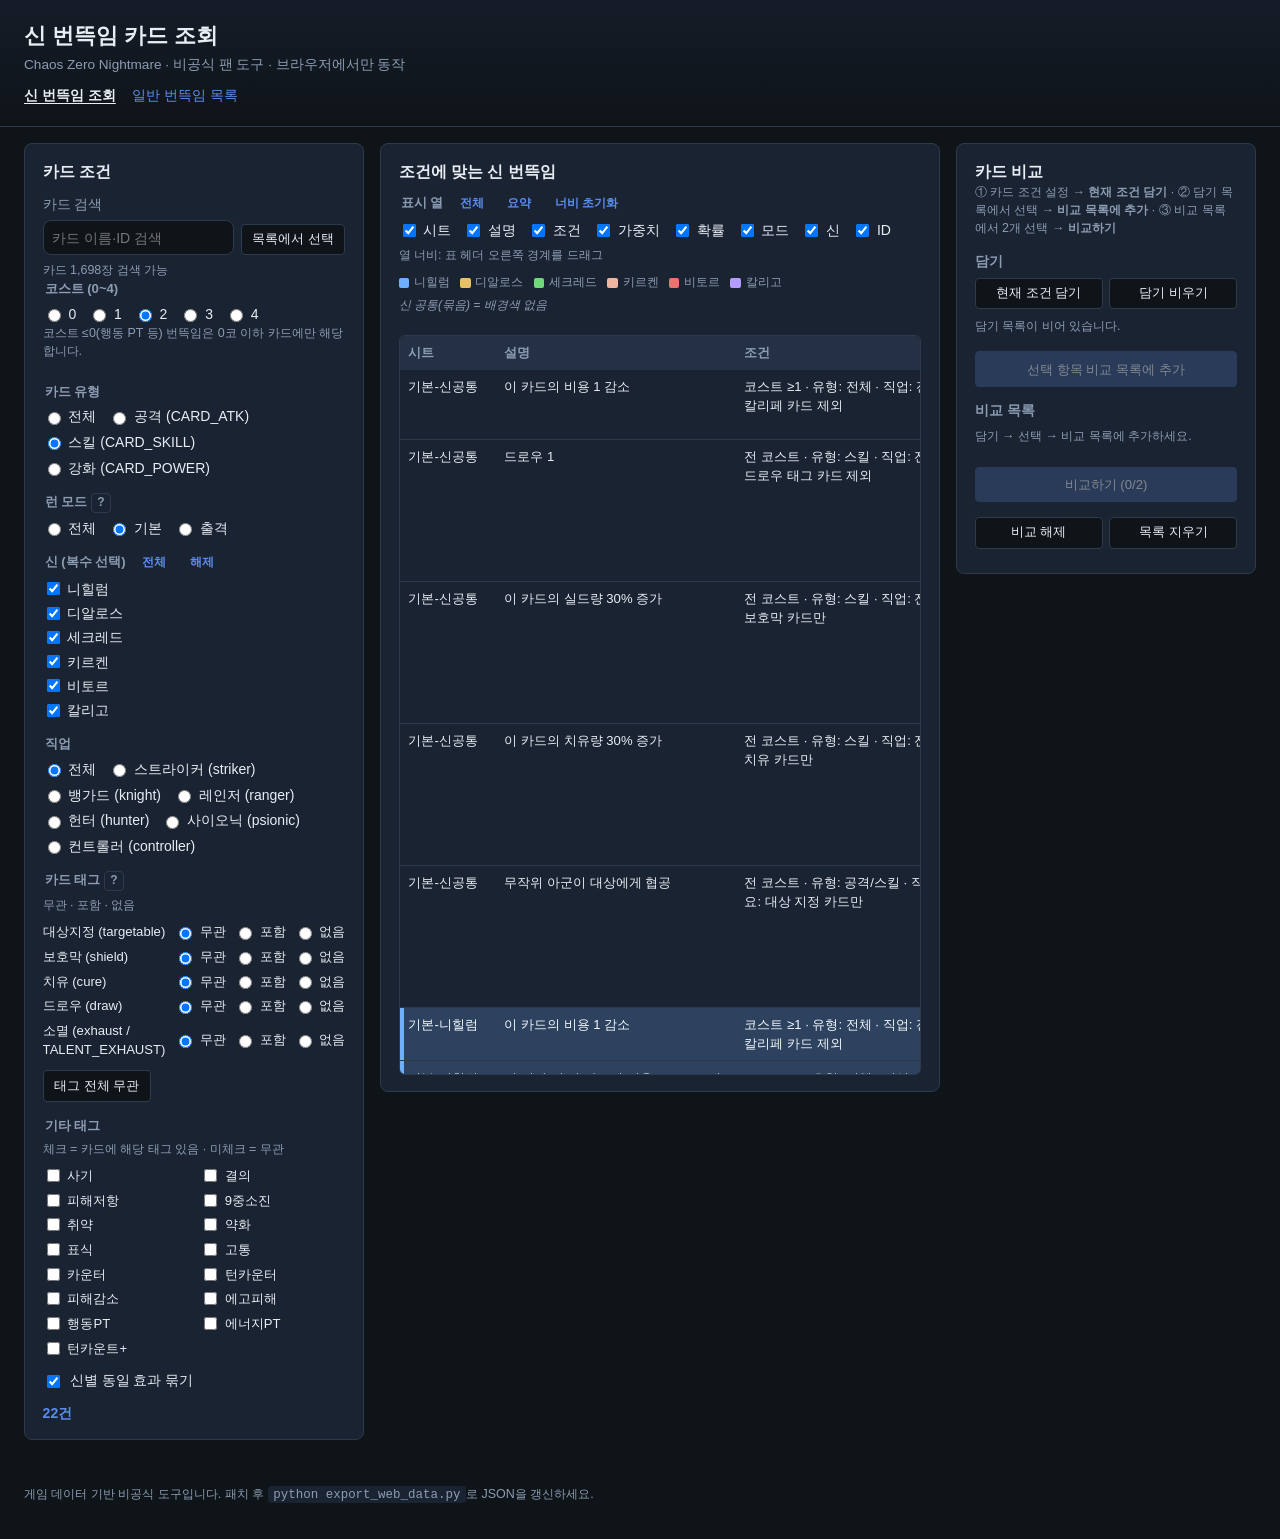
<file: index.html>
<!DOCTYPE html>
<html lang="ko">
  <head>
    <meta charset="UTF-8" />
    <meta name="viewport" content="width=device-width, initial-scale=1" />
    <title>카오스 제로 나이트메어 — 신 번뜩임 조회</title>
    <meta
      name="description"
      content="카드 조건(코스트·유형·직업·태그)에 맞는 신 번뜩임을 조회합니다. 비공식 팬 도구, 오프라인 동작."
    />
    <link rel="stylesheet" href="style.css?v=14" />
  </head>
  <body>
    <header class="site-header">
      <h1>신 번뜩임 카드 조회</h1>
      <p class="subtitle">Chaos Zero Nightmare · 비공식 팬 도구 · 브라우저에서만 동작</p>
      <nav class="site-nav" aria-label="도구 이동">
        <a href="index.html" aria-current="page">신 번뜩임 조회</a>
        <a href="common.html">일반 번뜩임 목록</a>
      </nav>
    </header>

    <main class="layout">
      <aside class="panel filters" aria-label="카드 조건">
        <h2>카드 조건</h2>

        <div class="card-search-row">
          <label class="field-block card-search-wrap card-search-grow">
            <span class="field-label">카드 검색</span>
            <input
              type="search"
              id="card-search-input"
              placeholder="카드 이름·ID 검색"
              autocomplete="off"
              spellcheck="false"
            />
            <div id="card-search-list" class="card-search-list" role="listbox" hidden></div>
          </label>
          <button type="button" class="secondary-btn card-picker-open-btn" id="card-picker-open" title="캐릭터·카드 목록에서 선택">
            목록에서 선택
          </button>
        </div>
        <p class="card-search-status" id="card-search-status">카드 목록 불러오는 중…</p>

        <fieldset>
          <legend>코스트 (0~4)</legend>
          <div class="radio-row" id="cost-row"></div>
          <p class="hint">코스트 ≤0(행동 PT 등) 번뜩임은 0코 이하 카드에만 해당합니다.</p>
        </fieldset>

        <fieldset>
          <legend>카드 유형</legend>
          <div class="radio-row" id="type-row"></div>
        </fieldset>

        <fieldset>
          <legend>
            런 모드
            <button type="button" class="help-btn" id="mode-help" title="런 모드 설명">?</button>
          </legend>
          <div class="radio-row" id="mode-row"></div>
        </fieldset>

        <fieldset>
          <legend>
            신 (복수 선택)
            <button type="button" class="link-btn" id="god-all">전체</button>
            <button type="button" class="link-btn" id="god-none">해제</button>
          </legend>
          <div class="check-grid" id="god-row"></div>
        </fieldset>

        <fieldset>
          <legend>직업</legend>
          <div class="radio-row" id="class-row"></div>
        </fieldset>

        <fieldset>
          <legend>
            카드 태그
            <button type="button" class="help-btn" id="tag-help" title="태그 선택 설명">?</button>
          </legend>
          <p class="hint">무관 · 포함 · 없음</p>
          <div id="tag-rows"></div>
          <button type="button" class="secondary-btn" id="reset-tags">태그 전체 무관</button>
        </fieldset>

        <fieldset>
          <legend>기타 태그</legend>
          <p class="hint">체크 = 카드에 해당 태그 있음 · 미체크 = 무관</p>
          <div id="misc-tag-rows" class="misc-tag-grid"></div>
        </fieldset>

        <label class="checkbox-line">
          <input type="checkbox" id="dedupe" checked />
          신별 동일 효과 묶기
        </label>

        <p class="count" id="count-label">불러오는 중…</p>
      </aside>

      <section class="panel results" aria-label="조회 결과">
        <div class="results-toolbar">
          <h2>조건에 맞는 신 번뜩임</h2>
          <fieldset class="column-picker">
            <legend>
              표시 열
              <button type="button" class="link-btn" id="cols-all">전체</button>
              <button type="button" class="link-btn" id="cols-minimal">요약</button>
              <button type="button" class="link-btn" id="cols-reset-width">너비 초기화</button>
            </legend>
            <div class="column-picker-row" id="column-picker"></div>
            <p class="hint col-resize-hint">열 너비: 표 헤더 오른쪽 경계를 드래그</p>
          </fieldset>
          <div class="god-legend" id="god-legend" aria-label="신별 행 색상"></div>
        </div>
        <div class="table-wrap">
          <table>
            <colgroup id="result-cols"></colgroup>
            <thead>
              <tr></tr>
            </thead>
            <tbody id="result-body">
              <tr>
                <td colspan="8" class="empty">데이터 로드 중…</td>
              </tr>
            </tbody>
          </table>
        </div>
      </section>

      <aside class="panel side-panel" aria-label="최근 검색 및 비교">
        <h2>카드 비교</h2>
        <p class="hint">① 카드 조건 설정 → <strong>현재 조건 담기</strong> · ② 담기 목록에서 선택 → <strong>비교 목록에 추가</strong> · ③ 비교 목록에서 2개 선택 → <strong>비교하기</strong></p>

        <h3 class="side-subtitle">담기</h3>
        <div class="history-toolbar">
          <button type="button" class="secondary-btn" id="stage-current">현재 조건 담기</button>
          <button type="button" class="secondary-btn" id="clear-staging">담기 비우기</button>
        </div>
        <div id="staging-list" class="history-list staging-list"></div>
        <button type="button" class="primary-btn" id="commit-staging" disabled>선택 항목 비교 목록에 추가</button>

        <h3 class="side-subtitle">비교 목록</h3>
        <div id="history-list" class="history-list"></div>
        <div class="history-toolbar">
          <button type="button" class="primary-btn" id="run-compare" disabled>비교하기 (0/2)</button>
          <button type="button" class="secondary-btn" id="clear-compare">비교 해제</button>
          <button type="button" class="secondary-btn" id="clear-history">목록 지우기</button>
        </div>

        <div id="compare-panel" class="compare-panel" hidden>
          <h3>카드 비교</h3>
          <p class="compare-label" id="compare-a-label"></p>
          <p class="compare-label" id="compare-b-label"></p>

          <div class="compare-block">
            <h4>A에만 있음 <span class="compare-count" id="diff-only-a-count"></span></h4>
            <div id="diff-only-a" class="compare-scroll"></div>
          </div>
          <div class="compare-block">
            <h4>B에만 있음 <span class="compare-count" id="diff-only-b-count"></span></h4>
            <div id="diff-only-b" class="compare-scroll"></div>
          </div>
          <details class="compare-common">
            <summary>공통 번뜩임 <span class="compare-count" id="diff-common-count"></span></summary>
            <div id="diff-common" class="compare-scroll"></div>
          </details>
        </div>
      </aside>
    </main>

    <footer class="site-footer">
      <p>
        게임 데이터 기반 비공식 도구입니다. 패치 후
        <code>python export_web_data.py</code>로 JSON을 갱신하세요.
      </p>
    </footer>

    <dialog id="card-picker-dialog" class="card-picker-dialog">
      <form method="dialog" class="card-picker-form">
        <header class="card-picker-header">
          <button type="button" class="link-btn" id="card-picker-back" hidden>← 뒤로</button>
          <h3 id="card-picker-title">카드 선택</h3>
          <button type="button" class="link-btn" id="card-picker-close" value="close">닫기</button>
        </header>
        <div id="card-picker-body" class="card-picker-body"></div>
      </form>
    </dialog>

    <dialog id="help-dialog">
      <form method="dialog">
        <h3 id="help-title"></h3>
        <pre id="help-body"></pre>
        <button value="close">닫기</button>
      </form>
    </dialog>

    <script src="app.js?v=24" type="module"></script>
  </body>
</html>
</file>
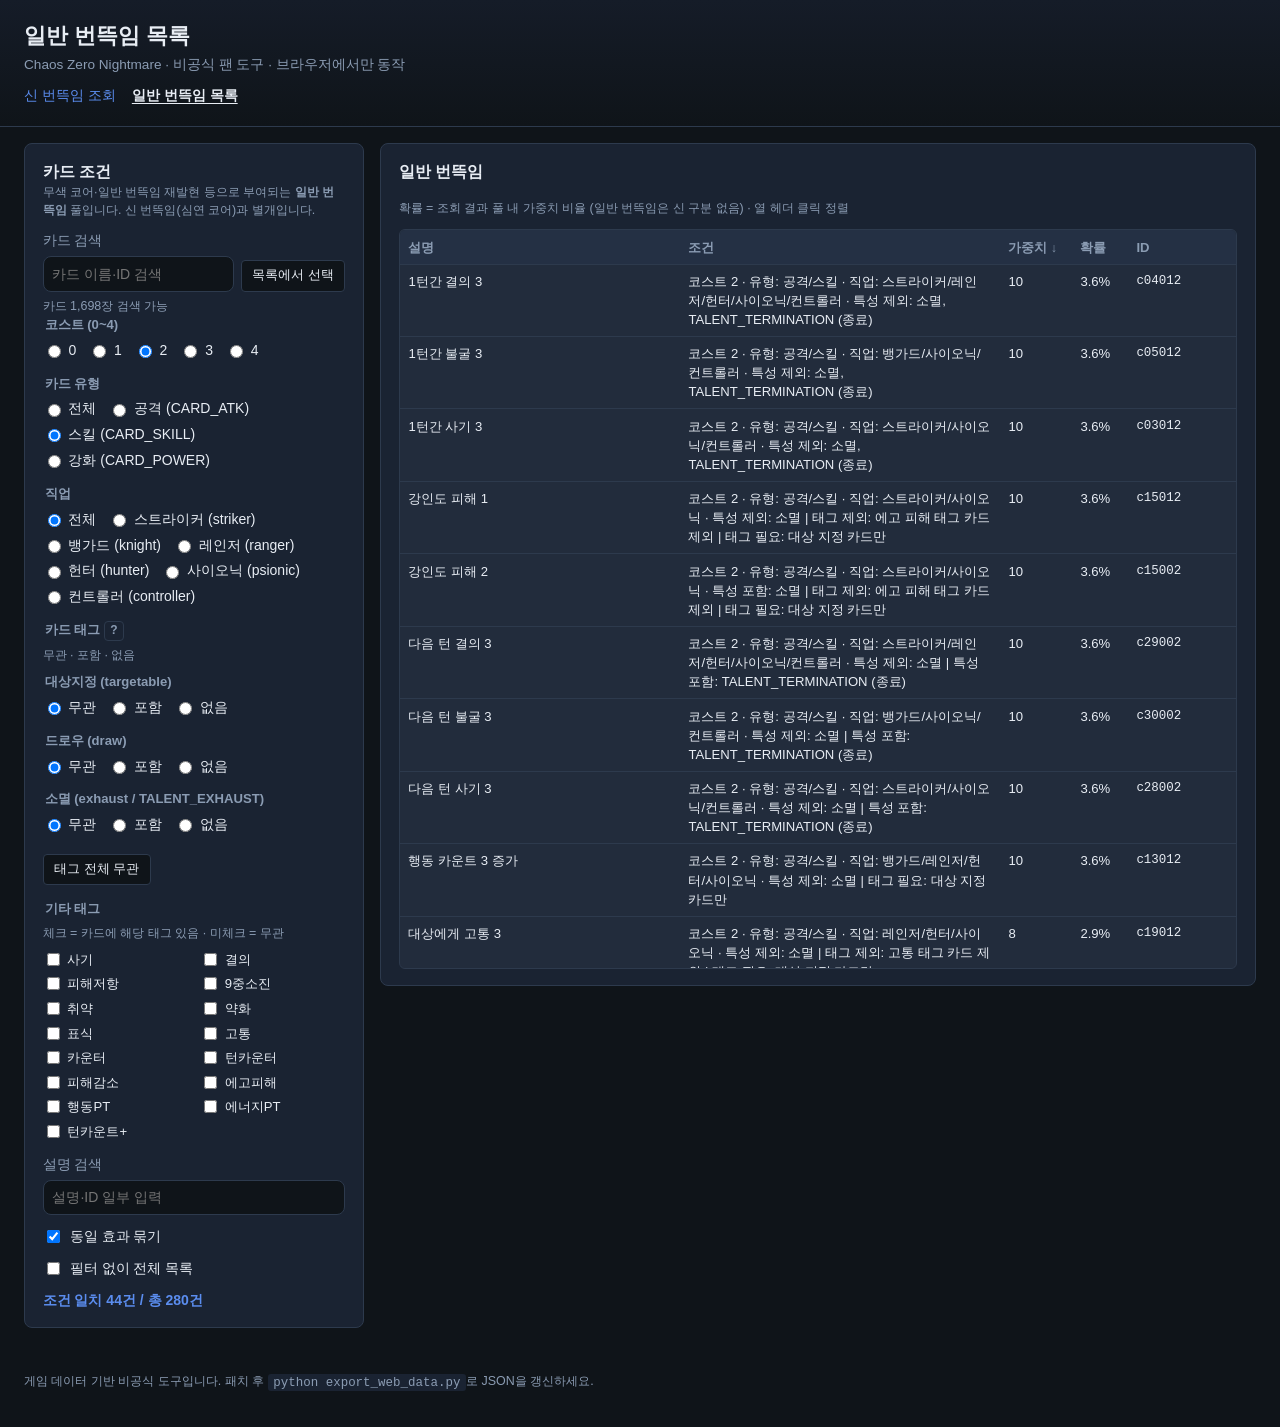
<file: common.html>
<!DOCTYPE html>
<html lang="ko">
  <head>
    <meta charset="UTF-8" />
    <meta name="viewport" content="width=device-width, initial-scale=1" />
    <title>카오스 제로 나이트메어 — 일반 번뜩임 목록</title>
    <meta
      name="description"
      content="무색 코어 등으로 부여되는 일반 번뜩임(god_type=none) 전체 목록·카드 조건 조회. 비공식 팬 도구."
    />
    <link rel="stylesheet" href="style.css?v=14" />
  </head>
  <body>
    <header class="site-header">
      <h1>일반 번뜩임 목록</h1>
      <p class="subtitle">Chaos Zero Nightmare · 비공식 팬 도구 · 브라우저에서만 동작</p>
      <nav class="site-nav" aria-label="도구 이동">
        <a href="index.html">신 번뜩임 조회</a>
        <a href="common.html" aria-current="page">일반 번뜩임 목록</a>
      </nav>
    </header>

    <main class="layout layout-browse">
      <aside class="panel filters" aria-label="카드 조건">
        <h2>카드 조건</h2>
        <p class="hint">
          무색 코어·일반 번뜩임 재발현 등으로 부여되는 <strong>일반 번뜩임</strong> 풀입니다.
          신 번뜩임(심연 코어)과 별개입니다.
        </p>

        <div class="card-search-row">
          <label class="field-block card-search-wrap card-search-grow">
            <span class="field-label">카드 검색</span>
            <input
              type="search"
              id="card-search-input"
              placeholder="카드 이름·ID 검색"
              autocomplete="off"
              spellcheck="false"
            />
            <div id="card-search-list" class="card-search-list" role="listbox" hidden></div>
          </label>
          <button type="button" class="secondary-btn card-picker-open-btn" id="card-picker-open" title="캐릭터·카드 목록에서 선택">
            목록에서 선택
          </button>
        </div>
        <p class="card-search-status" id="card-search-status">카드 목록 불러오는 중…</p>

        <fieldset>
          <legend>코스트 (0~4)</legend>
          <div class="radio-row" id="cost-row"></div>
        </fieldset>

        <fieldset>
          <legend>카드 유형</legend>
          <div class="radio-row" id="type-row"></div>
        </fieldset>

        <fieldset>
          <legend>직업</legend>
          <div class="radio-row" id="class-row"></div>
        </fieldset>

        <fieldset>
          <legend>
            카드 태그
            <button type="button" class="help-btn" id="tag-help" title="태그 선택 설명">?</button>
          </legend>
          <p class="hint">무관 · 포함 · 없음</p>
          <div id="tag-rows"></div>
          <button type="button" class="secondary-btn" id="reset-tags">태그 전체 무관</button>
        </fieldset>

        <fieldset>
          <legend>기타 태그</legend>
          <p class="hint">체크 = 카드에 해당 태그 있음 · 미체크 = 무관</p>
          <div id="misc-tag-rows" class="misc-tag-grid"></div>
        </fieldset>

        <label class="field-block">
          <span class="field-label">설명 검색</span>
          <input type="search" id="text-filter" placeholder="설명·ID 일부 입력" autocomplete="off" />
        </label>

        <label class="checkbox-line">
          <input type="checkbox" id="dedupe" checked />
          동일 효과 묶기
        </label>

        <label class="checkbox-line">
          <input type="checkbox" id="show-all" />
          필터 없이 전체 목록
        </label>

        <p class="count" id="count-label">불러오는 중…</p>
      </aside>

      <section class="panel results" aria-label="일반 번뜩임 목록">
        <div class="results-toolbar">
          <h2>일반 번뜩임</h2>
          <p class="hint col-resize-hint">
            확률 = 조회 결과 풀 내 가중치 비율 (일반 번뜩임은 신 구분 없음) · 열 헤더 클릭 정렬
          </p>
        </div>
        <div class="table-wrap">
          <table>
            <colgroup id="result-cols"></colgroup>
            <thead>
              <tr></tr>
            </thead>
            <tbody id="result-body">
              <tr>
                <td colspan="5" class="empty">데이터 로드 중…</td>
              </tr>
            </tbody>
          </table>
        </div>
      </section>
    </main>

    <footer class="site-footer">
      <p>
        게임 데이터 기반 비공식 도구입니다. 패치 후
        <code>python export_web_data.py</code>로 JSON을 갱신하세요.
      </p>
    </footer>

    <dialog id="card-picker-dialog" class="card-picker-dialog">
      <form method="dialog" class="card-picker-form">
        <header class="card-picker-header">
          <button type="button" class="link-btn" id="card-picker-back" hidden>← 뒤로</button>
          <h3 id="card-picker-title">카드 선택</h3>
          <button type="button" class="link-btn" id="card-picker-close" value="close">닫기</button>
        </header>
        <div id="card-picker-body" class="card-picker-body"></div>
      </form>
    </dialog>

    <dialog id="help-dialog">
      <form method="dialog">
        <h3 id="help-title"></h3>
        <pre id="help-body"></pre>
        <button value="close">닫기</button>
      </form>
    </dialog>

    <script src="common.js?v=12" type="module"></script>
  </body>
</html>
</file>
<file: style.css>
:root {
  --bg: #0f1419;
  --panel: #1a2332;
  --border: #2d3a4d;
  --text: #e8edf4;
  --muted: #8b9cb3;
  --accent: #5b8def;
  --accent-dim: #3d5a8a;
  --row-hover: #243044;
  --god-nihilum: #6eb0ff;
  --god-diallos: #e8c06a;
  --god-circen: #f0b5a0;
  --god-secred: #6fd97a;
  --god-vitor: #f07070;
  --god-caligo: #b39cff;
  --god-multi: #a8b8d0;
  --radius: 8px;
  --font: "Segoe UI", "Malgun Gothic", sans-serif;
}

*,
*::before,
*::after {
  box-sizing: border-box;
}

body {
  margin: 0;
  min-height: 100vh;
  font-family: var(--font);
  font-size: 14px;
  line-height: 1.45;
  color: var(--text);
  background: var(--bg);
}

.site-header {
  padding: 1.25rem 1.5rem;
  border-bottom: 1px solid var(--border);
  background: linear-gradient(180deg, #151c28 0%, var(--bg) 100%);
}

.site-header h1 {
  margin: 0 0 0.25rem;
  font-size: 1.35rem;
  font-weight: 650;
}

.subtitle {
  margin: 0;
  color: var(--muted);
  font-size: 0.85rem;
}

.site-nav {
  display: flex;
  flex-wrap: wrap;
  gap: 0.35rem 1rem;
  margin-top: 0.65rem;
  font-size: 0.88rem;
}

.site-nav a {
  color: var(--accent);
  text-decoration: none;
}

.site-nav a:hover {
  text-decoration: underline;
}

.site-nav a[aria-current="page"] {
  color: var(--text);
  font-weight: 600;
  text-decoration: underline;
  text-underline-offset: 3px;
}

.layout {
  display: grid;
  grid-template-columns: minmax(260px, 340px) minmax(0, 1fr) minmax(240px, 300px);
  gap: 1rem;
  padding: 1rem 1.5rem 2rem;
  align-items: start;
}

.layout.layout-browse {
  grid-template-columns: minmax(260px, 340px) minmax(0, 1fr);
}

@media (max-width: 1200px) {
  .layout {
    grid-template-columns: minmax(260px, 340px) 1fr;
  }

  .side-panel {
    grid-column: 1 / -1;
  }
}

@media (max-width: 900px) {
  .layout {
    grid-template-columns: 1fr;
  }
}

.panel {
  background: var(--panel);
  border: 1px solid var(--border);
  border-radius: var(--radius);
  padding: 1rem 1.1rem;
}

.panel h2 {
  margin: 0;
  font-size: 1rem;
}

.results-toolbar {
  display: flex;
  flex-direction: column;
  gap: 0.65rem;
  margin-bottom: 0.75rem;
}

.column-picker {
  margin: 0;
}

.column-picker-row {
  display: flex;
  flex-wrap: wrap;
  gap: 0.35rem 0.75rem;
}

fieldset {
  border: none;
  margin: 0 0 0.85rem;
  padding: 0;
}

legend {
  font-weight: 600;
  font-size: 0.82rem;
  color: var(--muted);
  margin-bottom: 0.35rem;
}

.radio-row,
.check-grid {
  display: flex;
  flex-wrap: wrap;
  gap: 0.35rem 0.75rem;
}

.check-grid {
  display: grid;
  grid-template-columns: repeat(auto-fill, minmax(9.5rem, 1fr));
  gap: 0.25rem 0.5rem;
}

.misc-tag-grid {
  display: grid;
  grid-template-columns: repeat(auto-fill, minmax(7.5rem, 1fr));
  gap: 0.35rem 0.75rem;
}

.misc-tag-item {
  font-size: 0.82rem;
  white-space: normal;
}

label.inline {
  display: inline-flex;
  align-items: center;
  gap: 0.3rem;
  cursor: pointer;
  white-space: nowrap;
}

.tag-row {
  display: grid;
  grid-template-columns: 1fr auto;
  gap: 0.35rem;
  align-items: center;
  margin-bottom: 0.35rem;
  font-size: 0.82rem;
}

.tag-row .tag-label {
  color: var(--text);
  overflow: hidden;
  text-overflow: ellipsis;
}

.tag-states {
  display: flex;
  gap: 0.5rem;
}

.hint {
  margin: 0 0 0.5rem;
  font-size: 0.78rem;
  color: var(--muted);
}

.help-btn,
.link-btn,
.secondary-btn {
  font: inherit;
  cursor: pointer;
  border-radius: 4px;
}

.help-btn {
  width: 1.25rem;
  height: 1.25rem;
  padding: 0;
  border: 1px solid var(--border);
  background: transparent;
  color: var(--muted);
  font-size: 0.75rem;
  vertical-align: middle;
}

.link-btn {
  margin-left: 0.35rem;
  padding: 0.1rem 0.45rem;
  border: none;
  background: transparent;
  color: var(--accent);
  font-size: 0.75rem;
}

.secondary-btn {
  margin-top: 0.35rem;
  padding: 0.35rem 0.65rem;
  border: 1px solid var(--border);
  background: var(--bg);
  color: var(--text);
  font-size: 0.8rem;
}

.checkbox-line {
  display: flex;
  align-items: center;
  gap: 0.45rem;
  margin: 0.75rem 0;
  font-size: 0.85rem;
}

.field-block {
  display: block;
  margin: 0.75rem 0;
}

.field-block .field-label {
  display: block;
  margin-bottom: 0.35rem;
  font-size: 0.85rem;
  color: var(--muted);
}

.field-block input[type="search"] {
  width: 100%;
  padding: 0.4rem 0.55rem;
  border: 1px solid var(--border);
  border-radius: var(--radius);
  background: var(--bg);
  color: var(--text);
  font: inherit;
}

.card-search-wrap {
  position: relative;
}

.card-search-list {
  position: absolute;
  z-index: 20;
  left: 0;
  right: 0;
  top: calc(100% + 0.25rem);
  max-height: 16rem;
  overflow: auto;
  margin: 0;
  padding: 0.25rem 0;
  list-style: none;
  border: 1px solid var(--border);
  border-radius: var(--radius);
  background: var(--panel);
  box-shadow: 0 8px 24px rgba(0, 0, 0, 0.28);
}

.card-search-item,
.card-search-empty {
  display: block;
  width: 100%;
  padding: 0.45rem 0.6rem;
  border: 0;
  background: transparent;
  color: var(--text);
  text-align: left;
  font: inherit;
  cursor: pointer;
}

.card-search-item strong {
  display: block;
  font-size: 0.88rem;
}

.card-search-item span {
  display: block;
  margin-top: 0.15rem;
  font-size: 0.75rem;
  color: var(--muted);
}

.card-search-item em.card-search-desc {
  display: block;
  margin-top: 0.2rem;
  font-size: 0.72rem;
  font-style: normal;
  line-height: 1.4;
  color: var(--text);
  opacity: 0.92;
  white-space: normal;
  word-break: keep-all;
  overflow-wrap: break-word;
}

.card-search-item:hover,
.card-search-item.is-active {
  background: rgba(96, 165, 250, 0.14);
}

.card-search-empty {
  color: var(--muted);
  cursor: default;
}

.card-search-status {
  margin: 0.35rem 0 0;
  font-size: 0.78rem;
  color: var(--muted);
}

.card-search-row {
  display: flex;
  gap: 0.45rem;
  align-items: flex-end;
  margin: 0.75rem 0 0;
}

.card-search-grow {
  flex: 1;
  min-width: 0;
  margin: 0;
}

.card-picker-open-btn {
  flex-shrink: 0;
  white-space: nowrap;
  margin-bottom: 0;
}

.card-picker-dialog {
  border: 1px solid var(--border);
  border-radius: 10px;
  padding: 0;
  width: min(920px, 96vw);
  max-height: 90vh;
  background: var(--panel);
  color: var(--text);
}

.card-picker-dialog::backdrop {
  background: rgba(0, 0, 0, 0.55);
}

.card-picker-form {
  display: flex;
  flex-direction: column;
  max-height: 90vh;
}

.card-picker-header {
  display: flex;
  align-items: center;
  gap: 0.5rem;
  padding: 0.65rem 0.85rem;
  border-bottom: 1px solid var(--border);
}

.card-picker-header h3 {
  flex: 1;
  margin: 0;
  font-size: 1rem;
}

.card-picker-body {
  padding: 0.75rem 0.85rem 1rem;
  overflow: auto;
}

.picker-grid {
  display: grid;
  gap: 0.55rem;
}

.picker-char-grid {
  grid-template-columns: repeat(auto-fill, minmax(96px, 1fr));
}

.picker-card-grid {
  grid-template-columns: repeat(auto-fill, minmax(220px, 1fr));
}

.picker-spark-card-grid {
  grid-template-columns: repeat(auto-fill, minmax(220px, 1fr));
}

.picker-scope-note {
  margin: 0 0 0.65rem;
}

.picker-char-tile {
  display: flex;
  flex-direction: column;
  align-items: center;
  gap: 0.35rem;
  padding: 0.45rem;
  border: 1px solid var(--border);
  border-radius: 8px;
  background: var(--bg);
  color: var(--text);
  cursor: pointer;
  font: inherit;
}

.picker-char-tile:hover {
  border-color: var(--accent);
  box-shadow: 0 0 0 1px rgba(96, 165, 250, 0.25);
}

.picker-char-tile strong {
  display: block;
  font-size: 0.82rem;
  text-align: center;
}

.picker-char-tile > span {
  display: block;
  text-align: center;
  font-size: 0.72rem;
  color: var(--muted);
}

.picker-char-sub {
  font-size: 0.66rem !important;
  line-height: 1.3;
}

.picker-card-tile {
  border: 1px solid var(--border);
  border-radius: 8px;
  overflow: hidden;
  background: var(--bg);
  cursor: pointer;
  transition: transform 0.12s ease, box-shadow 0.12s ease;
  padding: 0.45rem 0.5rem 0.5rem;
}

.card-tile-atk {
  border-left: 3px solid #b45353;
}

.card-tile-skill {
  border-left: 3px solid #4a7eb8;
}

.card-tile-power {
  border-left: 3px solid #8b6bb8;
}

.picker-card-head {
  display: flex;
  gap: 0.45rem;
  align-items: flex-start;
}

.picker-card-head-text {
  min-width: 0;
  flex: 1;
}

.picker-card-head-text strong {
  display: block;
  font-size: 0.82rem;
  line-height: 1.25;
}

.picker-card-meta {
  display: block;
  margin-top: 0.12rem;
  font-size: 0.68rem;
  color: var(--muted);
  line-height: 1.3;
}

.picker-card-cost {
  flex-shrink: 0;
  min-width: 1.5rem;
  height: 1.5rem;
  padding: 0 0.3rem;
  border-radius: 999px;
  background: rgba(0, 0, 0, 0.45);
  color: #fff;
  font-size: 0.78rem;
  font-weight: 700;
  display: inline-flex;
  align-items: center;
  justify-content: center;
}

.picker-card-desc {
  margin: 0.4rem 0 0;
  font-size: 0.72rem;
  line-height: 1.45;
  color: var(--text);
  white-space: pre-wrap;
  word-break: keep-all;
  overflow-wrap: break-word;
}

.picker-card-desc-compact {
  font-size: 0.7rem;
}

.picker-spark-preview {
  max-width: 100%;
  margin-bottom: 0.65rem;
}

.picker-spark-preview .picker-card-desc {
  font-size: 0.74rem;
}

.picker-card-tile-btn {
  display: block;
  width: 100%;
  padding: 0;
  text-align: left;
  font: inherit;
  color: inherit;
}

.picker-card-tile-btn.is-selected {
  border-color: var(--accent);
  box-shadow: inset 0 0 0 2px rgba(96, 165, 250, 0.55);
}

.picker-spark-card-grid .picker-card-desc {
  font-size: 0.72rem;
  line-height: 1.5;
}

.picker-spark-card-grid .picker-card-meta {
  font-size: 0.66rem;
  color: var(--muted);
}

.picker-spark-list {
  display: flex;
  flex-direction: column;
  gap: 0.35rem;
  max-height: 14rem;
  overflow: auto;
  border: 1px solid var(--border);
  border-radius: 8px;
  padding: 0.35rem;
}

.picker-common-item {
  display: block;
  width: 100%;
  padding: 0.45rem 0.55rem;
  border: 1px solid transparent;
  border-radius: 6px;
  background: transparent;
  color: var(--text);
  text-align: left;
  cursor: pointer;
  font: inherit;
}

.picker-common-item strong {
  display: block;
  font-size: 0.8rem;
  line-height: 1.35;
}

.picker-common-item span {
  display: block;
  margin-top: 0.15rem;
  font-size: 0.68rem;
  color: var(--muted);
}

.picker-common-item:hover {
  background: rgba(96, 165, 250, 0.08);
}

.picker-common-item.is-selected {
  border-color: var(--accent);
  background: rgba(96, 165, 250, 0.12);
}

.picker-card-tile:hover {
  transform: translateY(-1px);
  box-shadow: 0 4px 14px rgba(0, 0, 0, 0.25);
}

.picker-spark-section.is-disabled {
  opacity: 0.45;
  pointer-events: none;
  user-select: none;
}

.picker-spark-section.is-disabled .hint::after {
  content: " (현재 선택과 함께 사용할 수 없음)";
}

.picker-common-effect {
  display: block;
  margin-top: 0.25rem;
  font-size: 0.68rem;
  font-style: normal;
  line-height: 1.4;
  color: var(--text);
  opacity: 0.9;
}

.picker-spark-section {
  margin-top: 0.85rem;
}

.picker-spark-section h4 {
  margin: 0 0 0.45rem;
  font-size: 0.88rem;
}

.picker-spark-actions {
  margin-top: 0.85rem;
  display: flex;
  justify-content: flex-end;
}

.count {
  margin: 0.5rem 0 0;
  font-weight: 600;
  color: var(--accent);
}

.table-wrap {
  overflow: auto;
  max-height: calc(100vh - 10rem);
  border: 1px solid var(--border);
  border-radius: 6px;
}

.results table {
  table-layout: fixed;
  width: auto;
  min-width: 100%;
  border-collapse: collapse;
  font-size: 0.82rem;
}

.col-resize-hint {
  margin: 0.35rem 0 0;
}

thead {
  position: sticky;
  top: 0;
  z-index: 2;
  background: #243044;
}

th.col-header {
  position: relative;
  padding: 0;
  overflow: visible;
  background: #243044;
}

th.col-header .col-label {
  display: block;
  padding: 0.45rem 0.55rem;
  padding-right: 0.75rem;
  overflow: hidden;
  text-overflow: ellipsis;
}

th.col-sortable .col-label {
  cursor: pointer;
}

th.col-sortable .col-label:hover {
  color: #9ec5fe;
}

th.col-sorted-desc .col-label::after {
  content: " ↓";
  font-size: 0.78rem;
  opacity: 0.9;
}

th.col-sorted-asc .col-label::after {
  content: " ↑";
  font-size: 0.78rem;
  opacity: 0.9;
}

.col-resizer {
  position: absolute;
  top: 0;
  right: -3px;
  width: 10px;
  height: 100%;
  cursor: col-resize;
  user-select: none;
  touch-action: none;
  z-index: 3;
}

.col-resizer:hover,
body.col-resizing .col-resizer {
  background: var(--accent);
  opacity: 0.75;
}

body.col-resizing {
  cursor: col-resize;
  user-select: none;
}

td {
  overflow: hidden;
  text-overflow: ellipsis;
}

td[data-col="description"],
td[data-col="conditions"],
td[data-col="id"] {
  white-space: normal;
  word-break: break-word;
  overflow-wrap: anywhere;
  text-overflow: unset;
}

td.empty {
  text-align: center;
  color: var(--muted);
  padding: 2rem;
}

th,
td {
  padding: 0.45rem 0.55rem;
  text-align: left;
  border-bottom: 1px solid var(--border);
  vertical-align: top;
}

th {
  font-weight: 600;
  color: var(--muted);
  white-space: nowrap;
}

tbody tr:not([class*="row-god-"]):hover {
  background: var(--row-hover);
}

tbody tr.row-common-spark {
  background: rgba(168, 184, 208, 0.06);
}

tbody tr.row-common-spark:hover {
  background: var(--row-hover);
}

tbody tr[class*="row-god-"] {
  color: #f5f8fc;
}

tbody tr[class*="row-god-"] td.mono {
  color: #e8eef8;
}

tbody tr.row-god-nihilum {
  background: rgba(110, 176, 255, 0.22);
  box-shadow: inset 4px 0 0 #6eb0ff;
}
tbody tr.row-god-diallos {
  background: rgba(232, 192, 106, 0.22);
  box-shadow: inset 4px 0 0 #e8c06a;
}
tbody tr.row-god-secred {
  background: rgba(111, 217, 122, 0.22);
  box-shadow: inset 4px 0 0 #6fd97a;
}
tbody tr.row-god-circen {
  background: rgba(240, 181, 160, 0.24);
  box-shadow: inset 4px 0 0 #f0b5a0;
}
tbody tr.row-god-vitor {
  background: rgba(240, 112, 112, 0.22);
  box-shadow: inset 4px 0 0 #f07070;
}
tbody tr.row-god-caligo {
  background: rgba(179, 156, 255, 0.22);
  box-shadow: inset 4px 0 0 #b39cff;
}

tbody tr.row-god-nihilum:hover {
  background: rgba(110, 176, 255, 0.34);
}
tbody tr.row-god-diallos:hover {
  background: rgba(232, 192, 106, 0.34);
}
tbody tr.row-god-secred:hover {
  background: rgba(111, 217, 122, 0.34);
}
tbody tr.row-god-circen:hover {
  background: rgba(240, 181, 160, 0.36);
}
tbody tr.row-god-vitor:hover {
  background: rgba(240, 112, 112, 0.34);
}
tbody tr.row-god-caligo:hover {
  background: rgba(179, 156, 255, 0.34);
}

.god-legend {
  display: flex;
  flex-wrap: wrap;
  gap: 0.35rem 0.65rem;
  margin: 0 0 0.5rem;
  font-size: 0.75rem;
  color: var(--muted);
}

.god-legend span {
  display: inline-flex;
  align-items: center;
  gap: 0.3rem;
}

.god-legend i {
  display: inline-block;
  width: 0.65rem;
  height: 0.65rem;
  border-radius: 2px;
  flex-shrink: 0;
}

.god-legend i.god-nihilum { background: var(--god-nihilum); }
.god-legend i.god-diallos { background: var(--god-diallos); }
.god-legend i.god-secred { background: var(--god-secred); }
.god-legend i.god-circen { background: var(--god-circen); }
.god-legend i.god-vitor { background: var(--god-vitor); }
.god-legend i.god-caligo { background: var(--god-caligo); }

.god-legend-note {
  color: var(--muted);
  font-style: italic;
}

td.mono {
  font-family: ui-monospace, Consolas, monospace;
  font-size: 0.78rem;
  word-break: break-all;
}

.site-footer {
  padding: 0 1.5rem 1.5rem;
  color: var(--muted);
  font-size: 0.78rem;
}

.site-footer code {
  background: var(--panel);
  padding: 0.1rem 0.35rem;
  border-radius: 3px;
}

dialog {
  border: 1px solid var(--border);
  border-radius: var(--radius);
  background: var(--panel);
  color: var(--text);
  padding: 1rem 1.25rem;
  max-width: 32rem;
}

dialog pre {
  white-space: pre-wrap;
  font-family: inherit;
  font-size: 0.85rem;
  margin: 0.5rem 0 1rem;
}

dialog form button {
  padding: 0.4rem 0.9rem;
  border: none;
  border-radius: 4px;
  background: var(--accent);
  color: #fff;
  cursor: pointer;
}

dialog::backdrop {
  background: rgba(0, 0, 0, 0.55);
}

.side-panel h3.side-subtitle {
  margin: 0.85rem 0 0.4rem;
  font-size: 0.88rem;
  color: var(--muted);
}

.primary-btn {
  display: block;
  width: 100%;
  margin: 0.35rem 0 0.5rem;
  padding: 0.45rem 0.65rem;
  border: 1px solid var(--accent-dim);
  border-radius: 4px;
  background: var(--accent-dim);
  color: #fff;
  font: inherit;
  font-size: 0.82rem;
  cursor: pointer;
}

.primary-btn:disabled {
  opacity: 0.45;
  cursor: not-allowed;
}

.staging-list {
  max-height: 22vh;
}

.staging-check {
  display: flex;
  align-items: flex-start;
  gap: 0.35rem;
  flex: 1;
  cursor: pointer;
  line-height: 1.35;
}

.staging-item {
  display: flex;
  align-items: flex-start;
  justify-content: space-between;
  gap: 0.35rem;
}

.compare-panel h3 {
  margin: 1rem 0 0.5rem;
  font-size: 0.92rem;
}

.history-list {
  display: flex;
  flex-direction: column;
  gap: 0.45rem;
  max-height: 42vh;
  overflow: auto;
  margin-bottom: 0.5rem;
}

.history-item {
  padding: 0.45rem 0.55rem;
  border: 1px solid var(--border);
  border-radius: 6px;
  background: var(--bg);
  font-size: 0.8rem;
}

.history-item-active {
  border-color: var(--accent);
}

.history-meta {
  display: flex;
  justify-content: space-between;
  gap: 0.5rem;
  margin-bottom: 0.35rem;
  line-height: 1.35;
}

.history-meta strong {
  font-weight: 600;
  word-break: break-word;
}

.history-count {
  color: var(--accent);
  white-space: nowrap;
  font-size: 0.78rem;
}

.history-actions {
  display: flex;
  align-items: center;
  gap: 0.35rem;
}

.history-slot-btn {
  min-width: 1.75rem;
  padding: 0.15rem 0.4rem;
  border: 1px solid var(--border);
  border-radius: 4px;
  background: transparent;
  color: var(--muted);
  font: inherit;
  font-size: 0.75rem;
  font-weight: 700;
  cursor: pointer;
}

.history-slot-btn.active {
  border-color: var(--accent);
  background: var(--accent-dim);
  color: #fff;
}

.history-load-btn {
  margin-left: auto;
  font-size: 0.75rem;
}

.history-toolbar {
  display: flex;
  gap: 0.4rem;
  flex-wrap: wrap;
  margin-bottom: 0.5rem;
}

.history-toolbar .secondary-btn {
  margin-top: 0;
  flex: 1;
  min-width: 6rem;
}

.compare-panel {
  border-top: 1px solid var(--border);
  padding-top: 0.65rem;
}

.compare-label {
  margin: 0 0 0.25rem;
  font-size: 0.78rem;
  color: var(--muted);
}

.compare-block {
  margin: 0.65rem 0;
}

.compare-block h4,
.compare-common summary {
  margin: 0 0 0.35rem;
  font-size: 0.82rem;
  font-weight: 600;
  color: var(--text);
}

.compare-count {
  color: var(--accent);
  font-weight: 600;
}

.compare-scroll {
  max-height: 28vh;
  overflow: auto;
  border: 1px solid var(--border);
  border-radius: 6px;
  background: var(--bg);
}

.compare-list {
  list-style: none;
  margin: 0;
  padding: 0;
}

.compare-list-item {
  padding: 0.4rem 0.5rem;
  border-bottom: 1px solid var(--border);
  font-size: 0.78rem;
}

.compare-list-item:last-child {
  border-bottom: none;
}

.compare-desc {
  display: block;
  line-height: 1.35;
}

.compare-sub {
  display: block;
  margin-top: 0.15rem;
  color: var(--muted);
  font-size: 0.72rem;
}

.compare-empty {
  padding: 0.75rem;
  margin: 0;
}

.compare-common {
  margin-top: 0.5rem;
  font-size: 0.82rem;
}

.compare-common summary {
  cursor: pointer;
  color: var(--muted);
}

.compare-list-item.row-god-nihilum {
  background: rgba(110, 176, 255, 0.18);
  box-shadow: inset 3px 0 0 #6eb0ff;
}
.compare-list-item.row-god-diallos {
  background: rgba(232, 192, 106, 0.18);
  box-shadow: inset 3px 0 0 #e8c06a;
}
.compare-list-item.row-god-secred {
  background: rgba(111, 217, 122, 0.18);
  box-shadow: inset 3px 0 0 #6fd97a;
}
.compare-list-item.row-god-circen {
  background: rgba(240, 181, 160, 0.2);
  box-shadow: inset 3px 0 0 #f0b5a0;
}
.compare-list-item.row-god-vitor {
  background: rgba(240, 112, 112, 0.18);
  box-shadow: inset 3px 0 0 #f07070;
}
.compare-list-item.row-god-caligo {
  background: rgba(179, 156, 255, 0.18);
  box-shadow: inset 3px 0 0 #b39cff;
}
</file>
